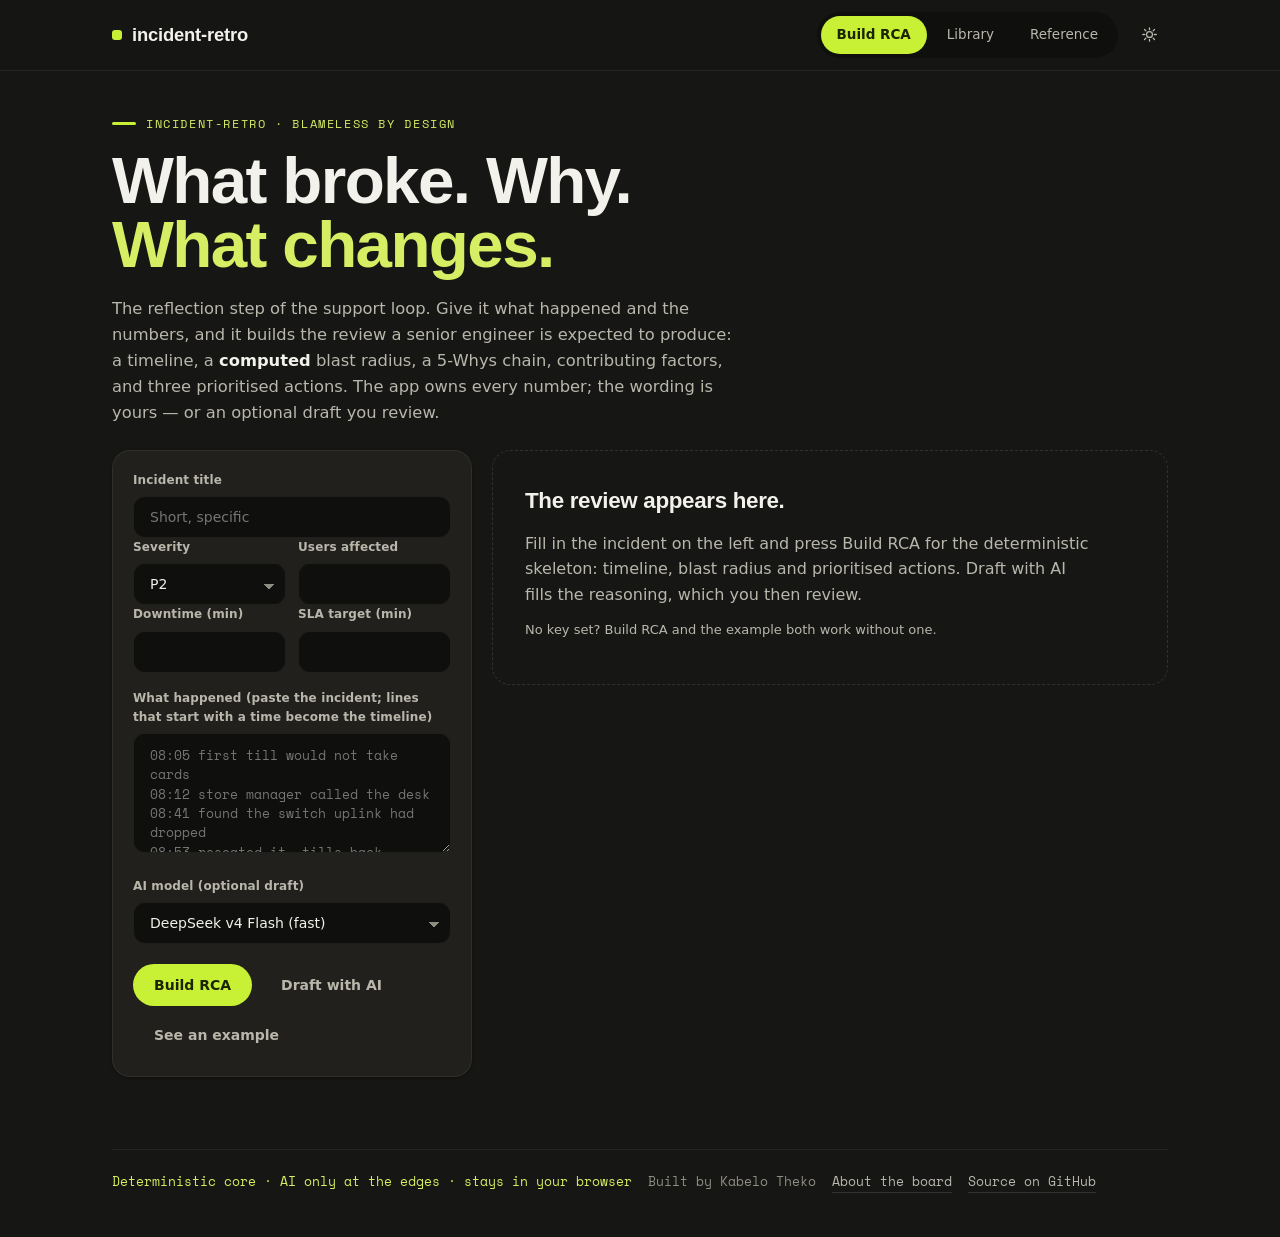
<file: docs/index.html>
<!DOCTYPE html>
<html lang="en" data-theme="board">
<head>
<meta charset="utf-8" />
<meta name="viewport" content="width=device-width, initial-scale=1" />
<title>incident-retro — what broke, why, what changes</title>
<meta name="description" content="Turn a resolved incident into a blameless post-incident review: a timeline rebuilt from your notes, a computed blast radius, a 5-Whys chain, contributing factors, and three actions ranked by effort against impact." />
<link rel="preconnect" href="https://api.fontshare.com" />
<link rel="preconnect" href="https://fonts.googleapis.com" />
<link rel="preconnect" href="https://fonts.gstatic.com" crossorigin />
<link href="https://api.fontshare.com/v2/css?f[]=cabinet-grotesk@500,700,800&f[]=supreme@400,500,700&display=swap" rel="stylesheet" />
<link href="https://fonts.googleapis.com/css2?family=Space+Mono:wght@400;700&display=swap" rel="stylesheet" />
<style>
/* ════════════════════════════════════════════════════════════════
   INCIDENT-RETRO v3 · "THE LEARNING BOARD" — what broke, why, and
   what changes. Graphite board, bone ink, one signal-lime marker
   for the lesson. The app owns every number; people own the learning.
   Themes: board (graphite, default) · daylight (paper)
   ════════════════════════════════════════════════════════════════ */
:root{
  --head:"Cabinet Grotesk","Supreme",sans-serif;
  --sans:"Supreme",system-ui,sans-serif;
  --mono:"Space Mono",ui-monospace,monospace;
  --radius:12px;--radius-lg:18px;--radius-pill:999px;
  --motion:280ms cubic-bezier(.2,0,0,1);
  --spring:cubic-bezier(.34,1.26,.5,1);
  --emph:cubic-bezier(.05,.7,.1,1);
  --page-max:1120px;
}
:root,html[data-theme="board"]{
  color-scheme:dark;
  --bg:#161614;               /* graphite board          */
  --surface:#21201C;
  --inset:#0F0F0D;
  --raised:#2A2925;
  --line:rgba(242,241,236,.12);
  --line-soft:rgba(242,241,236,.07);
  --ink:#F2F1EC;              /* 16.0:1                  */
  --soft:#B9B7AC;             /* 8.1:1 on surface        */
  --mute:#8F8D82;             /* 5.4:1 on bg             */
  --accent:#C8F135;           /* signal lime             */
  --accent-press:#D9FF57;
  --accent-text:#D6EE63;      /* 12.6:1                  */
  --accent-soft:rgba(200,241,53,.10);
  --on-accent:#1A2400;        /* 12.4:1 on lime          */
  --low:#6FD08F;   --low-bg:rgba(111,208,143,.10);
  --med:#F0C24B;   --med-bg:rgba(240,194,75,.10);
  --high:#FF8577;  --high-bg:rgba(255,133,119,.10);
  --major:#8FB8FF; --major-bg:rgba(143,184,255,.10);
  --shadow:0 1px 3px rgba(0,0,0,.4);
  --shadow-md:0 16px 36px rgba(0,0,0,.5);
  --focus:0 0 0 2px var(--bg),0 0 0 4px var(--accent);
}
html[data-theme="daylight"]{
  color-scheme:light;
  --bg:#F4F4EF;
  --surface:#FFFFFF;
  --inset:#EAEAE2;
  --raised:#FFFFFF;
  --line:rgba(29,28,24,.14);
  --line-soft:rgba(29,28,24,.08);
  --ink:#1D1C18;              /* 15.5:1                  */
  --soft:#565550;             /* 7.5:1 on card           */
  --mute:#6E6D66;
  --accent:#B7E62B;           /* lime plate              */
  --accent-press:#A6D51F;
  --accent-text:#4E6B00;      /* 5.6:1 as text           */
  --accent-soft:rgba(139,179,0,.12);
  --on-accent:#1A2400;        /* 11.1:1 on lime          */
  --low:#20713F;   --low-bg:rgba(32,113,63,.10);
  --med:#7A5600;   --med-bg:rgba(150,106,0,.12);
  --high:#A02A2A;  --high-bg:rgba(160,42,42,.09);
  --major:#2F5878; --major-bg:rgba(47,88,120,.10);
  --shadow:0 1px 2px rgba(29,28,24,.05),0 4px 14px rgba(29,28,24,.07);
  --shadow-md:0 16px 36px -12px rgba(29,28,24,.18);
  --focus:0 0 0 2px var(--bg),0 0 0 4px var(--accent-text);
}

*{box-sizing:border-box;min-width:0}
body{margin:0;background:var(--bg);color:var(--ink);font-family:var(--sans);line-height:1.6;-webkit-font-smoothing:antialiased;transition:background var(--motion);overflow-x:clip}
.wrap{max-width:var(--page-max);margin:0 auto;padding:0 clamp(16px,4vw,32px)}
a{color:inherit}

/* ── top dock ── */
.topbar{position:sticky;top:0;z-index:30;background:color-mix(in srgb,var(--bg) 92%,transparent);backdrop-filter:blur(10px);border-bottom:1px solid var(--line-soft)}
.topbar .row{max-width:var(--page-max);margin:0 auto;padding:12px clamp(16px,4vw,32px);display:flex;align-items:center;gap:12px}
.brand{flex:none;display:flex;align-items:center;gap:10px;font-family:var(--head);font-weight:800;font-size:1.15rem;letter-spacing:-.01em;white-space:nowrap}
@media (max-width:440px){.brand .btxt{display:none}}
.brand .dot{width:10px;height:10px;border-radius:3px;background:var(--accent);flex:none}
.nav{display:flex;gap:4px;margin-left:auto;align-items:center;background:var(--inset);border-radius:var(--radius-pill);padding:4px;overflow-x:auto;scrollbar-width:none;max-width:100%}
.nav::-webkit-scrollbar{display:none}
.nav a{font-family:var(--sans);font-size:13.5px;font-weight:500;color:var(--soft);text-decoration:none;padding:8px 16px;border-radius:var(--radius-pill);cursor:pointer;white-space:nowrap;transition:color var(--motion),background var(--motion)}
.nav a:hover{color:var(--ink)}
.nav a.active{background:var(--accent);color:var(--on-accent);font-weight:700}
.nav a:focus-visible{outline:none;box-shadow:var(--focus)}
.themebtn{appearance:none;background:transparent;border:none;color:var(--soft);width:38px;height:38px;border-radius:var(--radius-pill);cursor:pointer;display:inline-flex;align-items:center;justify-content:center;flex:none;transition:color var(--motion),background var(--motion)}
.themebtn:hover{color:var(--ink);background:var(--accent-soft)}
.themebtn:focus-visible{outline:none;box-shadow:var(--focus)}
.themebtn svg{width:17px;height:17px;stroke:currentColor;stroke-width:1.8;fill:none;stroke-linecap:round;stroke-linejoin:round}
.hamb{display:none}

/* ── masthead ── */
header.mast{padding:44px 0 24px}
.eyebrow{font-family:var(--mono);font-size:11.5px;letter-spacing:.14em;text-transform:uppercase;color:var(--accent-text);display:flex;align-items:center;gap:10px}
.eyebrow::before{content:"";width:24px;height:3px;background:var(--accent);border-radius:2px}
h1{font-family:var(--head);font-weight:800;font-size:clamp(2.2rem,1.4rem + 4vw,4.1rem);line-height:.98;letter-spacing:-.025em;margin:16px 0 0;max-width:17ch;text-wrap:balance}
h1 .lesson{color:var(--accent-text)}
.lede{font-size:1.02rem;color:var(--soft);margin:18px 0 0;max-width:60ch;text-wrap:pretty}
.lede b{color:var(--ink);font-weight:700}

.view{padding-bottom:72px}
.desk{display:grid;grid-template-columns:minmax(0,360px) minmax(0,1fr);gap:20px;align-items:start}
@media (max-width:920px){.desk{grid-template-columns:1fr}}
.panel{background:var(--surface);border:1px solid var(--line-soft);border-radius:var(--radius-lg);box-shadow:var(--shadow);padding:20px;position:sticky;top:74px}
@media (max-width:920px){.panel{position:static}}
label{display:block;font-size:12px;font-weight:700;margin:16px 0 6px;color:var(--soft);letter-spacing:.01em}
label:first-of-type{margin-top:0}
input,select,textarea{width:100%;font-family:var(--sans);font-size:14px;color:var(--ink);background:var(--inset);border:1px solid var(--line-soft);border-radius:12px;padding:12px 16px;transition:border-color var(--motion)}
textarea{min-height:120px;resize:vertical;line-height:1.55;font-family:var(--mono);font-size:12.5px}
input:hover,select:hover,textarea:hover{border-color:var(--line)}
input:focus,select:focus,textarea:focus{outline:none;border-color:var(--accent-text);box-shadow:0 0 0 3px var(--accent-soft)}
select{appearance:none;background-image:linear-gradient(45deg,transparent 49%,var(--mute) 50%),linear-gradient(135deg,var(--mute) 50%,transparent 51%);background-position:calc(100% - 16px) 55%,calc(100% - 11px) 55%;background-size:5px 5px;background-repeat:no-repeat;padding-right:36px;cursor:pointer}
.grid2{display:grid;grid-template-columns:1fr 1fr;gap:12px}
@media (max-width:380px){.grid2{grid-template-columns:1fr}}
.rowb{display:flex;gap:8px;margin-top:20px;flex-wrap:wrap}
button.btn{font-family:var(--sans);font-size:14px;font-weight:700;border-radius:var(--radius-pill);padding:12px 20px;cursor:pointer;border:1px solid transparent;transition:background var(--motion),border-color var(--motion),color var(--motion),transform 130ms var(--spring)}
button.btn:hover{transform:translateY(-1px)}
button.btn:active{transform:scale(.97)}
button.btn:focus-visible{outline:none;box-shadow:var(--focus)}
.btn-primary{background:var(--accent);color:var(--on-accent)}
.btn-primary:hover{background:var(--accent-press)}
.btn-ghost{background:transparent;color:var(--soft);border:1px solid var(--line)}
.btn-ghost:hover{border-color:var(--accent-text);color:var(--ink)}

.out{min-height:360px}
.empty{border:1.5px dashed var(--line);border-radius:var(--radius-lg);padding:32px;background:transparent}
.empty h3{font-family:var(--head);font-weight:800;font-size:1.4rem;letter-spacing:-.015em;margin:0 0 12px}
.empty p{color:var(--soft);margin:0 0 12px;max-width:56ch}
.note{color:var(--mute);font-size:13px}

/* ── the board document ── */
.doc{background:var(--surface);border:1px solid var(--line-soft);border-radius:var(--radius-lg);box-shadow:var(--shadow-md);padding:28px clamp(16px,3.5vw,36px)}
.doc .dlbl{font-family:var(--mono);font-size:11px;letter-spacing:.16em;text-transform:uppercase;color:var(--accent-text)}
.doc h2{font-family:var(--head);font-weight:800;font-size:clamp(1.5rem,1.2rem + 1.6vw,2.2rem);line-height:1.05;margin:12px 0 0;letter-spacing:-.02em;overflow-wrap:anywhere}
.docmeta{display:flex;gap:12px;align-items:center;flex-wrap:wrap;margin-top:16px}
.sev{font-family:var(--mono);font-size:11px;letter-spacing:.05em;text-transform:uppercase;padding:4px 12px;border-radius:var(--radius-pill)}
.sev.p1{color:var(--high);background:var(--high-bg)}
.sev.p2{color:var(--med);background:var(--med-bg)}
.sev.p3{color:var(--low);background:var(--low-bg)}
.stamp{font-family:var(--mono);font-size:11px;color:var(--mute)}
h3.sec{font-family:var(--head);font-weight:700;font-size:13px;letter-spacing:.1em;text-transform:uppercase;color:var(--mute);margin:32px 0 16px;display:flex;align-items:center;gap:12px}
h3.sec::after{content:"";flex:1;height:1px;background:var(--line-soft)}

/* scoreboard */
.metrics{display:grid;grid-template-columns:repeat(4,minmax(0,1fr));gap:12px}
@media (max-width:600px){.metrics{grid-template-columns:repeat(2,minmax(0,1fr))}}
.metric{background:var(--inset);border-radius:var(--radius);padding:16px}
.metric .mv{font-family:var(--head);font-weight:800;font-size:clamp(1.6rem,1.2rem + 1.6vw,2.2rem);line-height:1;color:var(--ink);letter-spacing:-.02em}
.metric .mk{font-size:11.5px;color:var(--mute);margin-top:8px;line-height:1.4}
.metric.breach{background:var(--high-bg);box-shadow:inset 0 0 0 1px var(--high)}
.metric.breach .mv{color:var(--high)}
.metric.okmargin{background:var(--low-bg);box-shadow:inset 0 0 0 1px var(--low)}
.metric.okmargin .mv{color:var(--low)}
.truth{font-size:13px;color:var(--mute);margin-top:12px;border-left:3px solid var(--accent);padding-left:12px}

.tl{list-style:none;margin:0;padding:0}
.tl li{display:flex;gap:16px;padding:12px 0;border-bottom:1px solid var(--line-soft);font-size:14px;align-items:baseline}
.tl li:last-child{border-bottom:0}
.tl .tt{font-family:var(--mono);font-size:12.5px;font-weight:700;color:var(--accent-text);flex:0 0 56px}
.tl .gap{color:var(--med);font-family:var(--mono);font-size:11.5px;background:var(--med-bg);border-radius:var(--radius-pill);padding:4px 16px;margin:4px 0;overflow-wrap:anywhere}

.whyrow{display:flex;gap:12px;align-items:center;margin-bottom:8px}
.whyrow .wn{font-family:var(--mono);font-size:11px;font-weight:700;color:var(--accent-text);flex:0 0 56px}
.factors{display:grid;grid-template-columns:1fr 1fr;gap:12px}
@media (max-width:600px){.factors{grid-template-columns:1fr}}
.fbucket .fh{font-family:var(--head);font-weight:700;font-size:12px;letter-spacing:.06em;text-transform:uppercase;color:var(--soft);margin-bottom:6px}
.fbucket textarea{min-height:64px}

.rem{border:1px solid var(--line-soft);border-radius:var(--radius);padding:16px;margin-bottom:12px;background:var(--inset)}
.rem .ra{display:flex;gap:8px;align-items:center}
.rem .ra input{flex:1;background:var(--surface)}
.rem .rsel{display:flex;gap:8px;margin-top:12px;align-items:center;flex-wrap:wrap;font-size:12.5px;color:var(--soft)}
.rem .rsel select{width:auto;font-family:var(--mono);font-size:12px;padding:8px 32px 8px 12px;background-color:var(--surface)}
.prio{font-family:var(--mono);font-size:11px;letter-spacing:.04em;padding:4px 12px;border-radius:var(--radius-pill);margin-left:auto;white-space:nowrap}
@media (max-width:480px){.prio{margin-left:0;width:100%;text-align:center}}
.prio.quickwin{color:var(--on-accent);background:var(--accent)}
.prio.major{color:var(--major);background:var(--major-bg);box-shadow:inset 0 0 0 1px var(--major)}
.prio.planned{color:var(--med);background:var(--med-bg)}
.prio.fillin{color:var(--soft);background:var(--inset);box-shadow:inset 0 0 0 1px var(--line)}
.prio.reconsider{color:var(--high);background:var(--high-bg);box-shadow:inset 0 0 0 1px var(--high)}

#execsum{min-height:96px;font-family:var(--sans);font-size:14.5px}
.receipt{font-family:var(--mono);font-size:10.5px;color:var(--mute);margin-top:16px;border-top:1px dashed var(--line);padding-top:12px;line-height:1.6;overflow-wrap:anywhere}
.docbar{display:flex;gap:8px;margin-top:22px;flex-wrap:wrap}

.libitem{background:var(--surface);border:1px solid var(--line-soft);border-radius:var(--radius-lg);box-shadow:var(--shadow);padding:20px;margin-bottom:12px;transition:transform 130ms var(--spring),border-color var(--motion)}
.libitem:hover{transform:translateY(-2px);border-color:var(--line)}
.libitem .lt{font-family:var(--head);font-weight:800;font-size:1.15rem;letter-spacing:-.015em;overflow-wrap:anywhere}
.libitem .lm{font-family:var(--mono);font-size:11px;color:var(--mute);margin-top:6px}
.libitem .lb{display:flex;gap:8px;margin-top:12px;flex-wrap:wrap}
.ref h2{font-family:var(--head);font-weight:800;font-size:1.4rem;letter-spacing:-.02em;margin:32px 0 12px}
.ref h2:first-child{margin-top:0}
.ref p{color:var(--soft);max-width:64ch;line-height:1.7}
.ref b{color:var(--ink);font-weight:700}

.enter{opacity:0;transform:translateY(10px);animation:rise 400ms var(--emph) forwards}
@keyframes rise{to{opacity:1;transform:none}}
@media (max-width:560px){
  input,select,textarea{font-size:16px}          /* prevent iOS focus zoom */
  .rem .rsel select{font-size:14px}
  header.mast{padding:32px 0 20px}
}
@media (prefers-reduced-motion:reduce){
  *,*::before,*::after{animation-duration:.01ms !important;transition-duration:.01ms !important}
  .enter{animation:none;opacity:1;transform:none}
}
@media print{ .topbar,.mast,.panel,footer,.docbar{display:none!important} .desk{grid-template-columns:1fr} .doc{border:0;box-shadow:none;padding:0} body{background:#fff;color:#111} }
footer{border-top:1px solid var(--line-soft);padding:22px 0 44px;color:var(--mute);font-size:12.5px;display:flex;gap:16px;flex-wrap:wrap;font-family:var(--mono)}
footer a{color:var(--soft);text-decoration:none;border-bottom:1px solid var(--line)}
footer a:hover{color:var(--ink)}
footer a:focus-visible{outline:none;box-shadow:var(--focus)}
</style>
</head>
<body>
<div class="topbar">
  <div class="row">
    <div class="brand"><span class="dot"></span><span class="btxt">incident-retro</span></div>
    <button class="hamb" id="hamb" aria-label="Menu" hidden><span></span><span></span><span></span></button>
    <nav class="nav" id="nav">
      <a data-view="build" class="active">Build RCA</a>
      <a data-view="library">Library</a>
      <a data-view="reference">Reference</a>
    </nav>
    <button class="themebtn" id="themebtn" aria-pressed="false" aria-label="Switch to daylight theme">
      <svg viewBox="0 0 24 24" aria-hidden="true"><circle cx="12" cy="12" r="4.2"/><path d="M12 2.5v2.7M12 18.8v2.7M2.5 12h2.7M18.8 12h2.7M5 5l1.9 1.9M17.1 17.1 19 19M19 5l-1.9 1.9M6.9 17.1 5 19"/></svg>
    </button>
  </div>
</div>
<div class="wrap">
  <header class="mast">
    <div class="eyebrow">incident-retro · blameless by design</div>
    <h1>What broke. Why. <span class="lesson">What changes.</span></h1>
    <p class="lede">The reflection step of the support loop. Give it what happened and the numbers, and it builds the review a senior engineer is expected to produce: a timeline, a <b>computed</b> blast radius, a 5-Whys chain, contributing factors, and three prioritised actions. The app owns every number; the wording is yours — or an optional draft you review.</p>
  </header>
  <main id="main"></main>
  <footer>
    <span style="color:var(--accent-text)">Deterministic core · AI only at the edges · stays in your browser</span>
    <span>Built by Kabelo Theko</span>
    <a href="landing.html">About the board</a>
    <a href="https://github.com/Kabelo-Theko/incident-retro" target="_blank" rel="noopener noreferrer">Source on GitHub</a>
  </footer>
</div>

<script>
(function(){
  try{var s=localStorage.getItem("ir-theme");if(s==="daylight"||s==="board")document.documentElement.dataset.theme=s;}catch(e){}
  var b=document.getElementById("themebtn");
  function apply(t){
    document.documentElement.dataset.theme=t;
    var day=t==="daylight";
    b.setAttribute("aria-pressed",String(day));
    b.setAttribute("aria-label",day?"Switch to board (dark) theme":"Switch to daylight theme");
    b.innerHTML=day
      ?'<svg viewBox="0 0 24 24" aria-hidden="true"><path d="M20 14.5A8.5 8.5 0 0 1 9.5 4 8.5 8.5 0 1 0 20 14.5z" stroke="currentColor" stroke-width="1.8" fill="none" stroke-linecap="round" stroke-linejoin="round"/></svg>'
      :'<svg viewBox="0 0 24 24" aria-hidden="true"><circle cx="12" cy="12" r="4.2" stroke="currentColor" stroke-width="1.8" fill="none"/><path stroke="currentColor" stroke-width="1.8" stroke-linecap="round" d="M12 2.5v2.7M12 18.8v2.7M2.5 12h2.7M18.8 12h2.7M5 5l1.9 1.9M17.1 17.1 19 19M19 5l-1.9 1.9M6.9 17.1 5 19"/></svg>';
    try{localStorage.setItem("ir-theme",t);}catch(e){}
  }
  b.addEventListener("click",function(){apply(document.documentElement.dataset.theme==="daylight"?"board":"daylight");});
  if(document.documentElement.dataset.theme==="daylight")apply("daylight");
})();
</script>
<script>
const $=s=>document.querySelector(s);
const main=$("#main");
const esc=s=>String(s).replace(/[&<>"]/g,c=>({"&":"&amp;","<":"&lt;",">":"&gt;","\"":"&quot;"}[c]));
const LIBKEY="ir_rcas";
const lsList=()=>{try{return JSON.parse(localStorage.getItem(LIBKEY)||"[]");}catch(e){return [];}};
const lsAdd=a=>{const all=lsList();all.unshift(a);localStorage.setItem(LIBKEY,JSON.stringify(all.slice(0,40)));};
const lsDel=id=>localStorage.setItem(LIBKEY,JSON.stringify(lsList().filter(x=>x.id!==id)));

const state={view:"build",rca:null,libCache:[]};

/* ---------- deterministic engine ---------- */
function parseTimeline(text){
  const events=[]; (text||"").split(/\n/).forEach(line=>{
    const m=line.match(/^\s*(\d{1,2})[:hH](\d{2})\b\s*(.*)$/);
    if(m){ const min=(+m[1])*60+(+m[2]); events.push({min,t:`${String(m[1]).padStart(2,"0")}:${m[2]}`,label:m[3].trim()||"(no detail)"}); }
  });
  events.sort((a,b)=>a.min-b.min);
  const rows=[]; for(let i=0;i<events.length;i++){ rows.push({type:"ev",...events[i]});
    if(i<events.length-1){ const gap=events[i+1].min-events[i].min; if(gap>=15) rows.push({type:"gap",label:`${gap} minute gap with no recorded action`}); } }
  return rows;
}
function blast(users,downtime,sla){
  users=+users||0; downtime=+downtime||0; sla=+sla||0;
  const userMin=users*downtime;
  let slaState=null;
  if(sla>0){ slaState = downtime>sla ? {breached:true,by:downtime-sla} : {breached:false,margin:sla-downtime}; }
  return {users,downtime,userMin,sla,slaState};
}
const E={S:1,M:2,L:3}, I={Low:1,Medium:2,High:3};
function priority(effort,impact){
  const e=E[effort]||2, i=I[impact]||2;
  if(i>=3&&e<=2) return {cls:"quickwin",label:"Quick win"};
  if(i>=3&&e===3) return {cls:"major",label:"Major project"};
  if(i===2) return {cls:"planned",label:"Planned"};
  if(i<=1&&e<=1) return {cls:"fillin",label:"Fill-in"};
  return {cls:"reconsider",label:"Reconsider"};
}
const rank=r=>(I[r.impact]||2)*10-(E[r.effort]||2);
function factsString(b){
  const parts=[`Users affected: ${b.users}`,`Downtime: ${b.downtime} min`,`User-minutes lost: ${b.userMin}`];
  if(b.slaState){ parts.push(b.slaState.breached?`SLA target ${b.sla} min, breached by ${b.slaState.by} min`:`SLA target ${b.sla} min, met with ${b.slaState.margin} min to spare`); }
  return parts.join("; ");
}
function templateExec(rca,b){
  const sla=b.slaState? (b.slaState.breached?` The ${b.sla} minute SLA was breached by ${b.slaState.by} minutes.`:` The ${b.sla} minute SLA was met, with ${b.slaState.margin} minutes to spare.`):"";
  return `${rca.title||"This incident"} (${rca.severity}) affected ${b.users} users for ${b.downtime} minutes, a loss of ${b.userMin} user-minutes.${sla} The contributing factors and three prioritised actions below are intended to stop a repeat. This is a blameless review: it looks at systems and process, not individuals.`;
}

/* ---------- example ---------- */
const SAMPLE={title:"Sandton POS offline at open",severity:"P1",users:6,downtime:48,sla:30,
  description:"08:05 First till at Sandton would not take card payments\n08:12 Store manager called the service desk\n08:20 Confirmed all six tills affected, cash only\n08:41 Found the store switch uplink had dropped after an overnight power dip\n08:53 Reseated the uplink, tills back online\n08:58 Confirmed card payments working on all tills",
  whys:["Card payments failed on all tills at open","The tills could not reach the payment gateway","The store network had no route out","The switch uplink had dropped","An overnight power dip reset the switch and the uplink did not renegotiate"],
  factors:{technical:"Switch uplink did not auto-recover after the power dip",process:"No morning pre-open network check at the store",human:"",external:"Overnight power dip on the grid"},
  remediations:[{action:"Add a 5 minute pre-open network check to the store opening routine",effort:"S",impact:"High"},{action:"Put the store switch on a small UPS so a brief dip does not reset it",effort:"M",impact:"High"},{action:"Alert the service desk automatically when a store gateway goes unreachable",effort:"L",impact:"Medium"}],
  exec:"",_meta:{model:"DeepSeek v4 Flash",task:"illustrative example",ts:"2026-06-22T09:10:00.000Z"}};

/* ---------- nav ---------- */
function setView(v){state.view=v;document.querySelectorAll(".nav a").forEach(a=>a.classList.toggle("active",a.dataset.view===v));$("#nav").classList.remove("open");render();}
$("#hamb").addEventListener("click",()=>$("#nav").classList.toggle("open"));
document.querySelectorAll(".nav a").forEach(a=>a.addEventListener("click",()=>setView(a.dataset.view)));

/* ---------- build view ---------- */
function buildView(){
  main.innerHTML=`<div class="view enter"><div class="desk">
    <section class="panel">
      <label for="title">Incident title</label>
      <input id="title" placeholder="Short, specific" value="${esc(state.draft?.title||"")}" />
      <div class="grid2">
        <div><label for="sev">Severity</label><select id="sev"><option ${sevSel("P1")}>P1</option><option ${sevSel("P2")}>P2</option><option ${sevSel("P3")}>P3</option></select></div>
        <div><label for="users">Users affected</label><input id="users" type="number" min="0" value="${esc(state.draft?.users??"")}" /></div>
      </div>
      <div class="grid2">
        <div><label for="downtime">Downtime (min)</label><input id="downtime" type="number" min="0" value="${esc(state.draft?.downtime??"")}" /></div>
        <div><label for="sla">SLA target (min)</label><input id="sla" type="number" min="0" value="${esc(state.draft?.sla??"")}" /></div>
      </div>
      <label for="desc">What happened (paste the incident; lines that start with a time become the timeline)</label>
      <textarea id="desc" placeholder="08:05 first till would not take cards&#10;08:12 store manager called the desk&#10;08:41 found the switch uplink had dropped&#10;08:53 reseated it, tills back online">${esc(state.draft?.description||"")}</textarea>
      <label for="aimodel">AI model (optional draft)</label>
      <select id="aimodel"><option value="flash">DeepSeek v4 Flash (fast)</option><option value="pro">DeepSeek v4 Pro (best reasoning)</option><option value="minimax">MiniMax M3</option></select>
      <div class="rowb"><button class="btn btn-primary" id="build">Build RCA</button><button class="btn btn-ghost" id="ai">Draft with AI</button><button class="btn btn-ghost" id="ex">See an example</button></div>
    </section>
    <section class="out" id="out">${state.rca?docHTML(state.rca):emptyBuild()}</section>
  </div></div>`;
  if(state.rca) wireDoc();
  $("#build").addEventListener("click",()=>{captureDraft();doBuild();});
  $("#ai").addEventListener("click",()=>{captureDraft();doAI();});
  $("#ex").addEventListener("click",()=>{state.rca=JSON.parse(JSON.stringify(SAMPLE));computeInto(state.rca);$("#out").innerHTML=docHTML(state.rca);wireDoc();});
}
const sevSel=v=>(state.draft?.severity||"P2")===v?"selected":"";
function emptyBuild(){return `<div class="empty enter"><h3>The review appears here.</h3><p>Fill in the incident on the left and press Build RCA for the deterministic skeleton: timeline, blast radius and prioritised actions. Draft with AI fills the reasoning, which you then review.</p><p class="note">No key set? Build RCA and the example both work without one.</p></div>`;}
function captureDraft(){ state.draft={title:$("#title").value,severity:$("#sev").value,users:$("#users").value,downtime:$("#downtime").value,sla:$("#sla").value,description:$("#desc").value}; }

function computeInto(rca){
  rca.timeline=parseTimeline(rca.description);
  rca.blastData=blast(rca.users,rca.downtime,rca.sla);
  if(!rca.exec) rca.exec=templateExec(rca,rca.blastData);
}
function doBuild(){
  const d=state.draft;
  state.rca={title:d.title,severity:d.severity,users:d.users,downtime:d.downtime,sla:d.sla,description:d.description,
    whys:["","","","",""],factors:{technical:"",process:"",human:"",external:""},
    remediations:[{action:"",effort:"M",impact:"Medium"},{action:"",effort:"M",impact:"Medium"},{action:"",effort:"M",impact:"Medium"}],exec:"",_meta:null};
  computeInto(state.rca);
  $("#out").innerHTML=docHTML(state.rca); wireDoc();
}
async function doAI(){
  const d=state.draft; const out=$("#out");
  if(!(d.description||"").trim()){ out.innerHTML=`<div class="empty"><h3>Add the incident first.</h3><p>Paste what happened on the left, then Draft with AI.</p></div>`; return; }
  // deterministic numbers first, always
  const base={title:d.title,severity:d.severity,users:d.users,downtime:d.downtime,sla:d.sla,description:d.description,
    whys:["","","","",""],factors:{technical:"",process:"",human:"",external:""},
    remediations:[{action:"",effort:"M",impact:"Medium"},{action:"",effort:"M",impact:"Medium"},{action:"",effort:"M",impact:"Medium"}],exec:"",_meta:null};
  computeInto(base);
  out.innerHTML=`<div class="empty"><h3>Drafting the reasoning…</h3><p class="note">Building the 5-Whys, contributing factors and remediations from the incident.</p></div>`;
  const label=($("#aimodel")&&$("#aimodel").options[$("#aimodel").selectedIndex].text.replace(/\s*\(.*\)\s*/,"").trim())||"AI";
  try{
    const r=await fetch("/api/ai",{method:"POST",headers:{"Content-Type":"application/json"},body:JSON.stringify({incident:d.description.slice(0,3500),facts:factsString(base.blastData),model:($("#aimodel")?.value||"flash")})});
    if(!r.ok) throw 0; const j=await r.json();
    base.whys=(j.whys&&j.whys.length?j.whys:base.whys).concat(["","","","",""]).slice(0,5);
    base.factors={technical:(j.factors?.technical||[]).join("\n"),process:(j.factors?.process||[]).join("\n"),human:(j.factors?.human||[]).join("\n"),external:(j.factors?.external||[]).join("\n")};
    if(Array.isArray(j.remediations)&&j.remediations.length){ base.remediations=j.remediations.slice(0,3).map(x=>({action:x.action||"",effort:["S","M","L"].includes(x.effort)?x.effort:"M",impact:["Low","Medium","High"].includes(x.impact)?x.impact:"Medium"})); while(base.remediations.length<3) base.remediations.push({action:"",effort:"M",impact:"Medium"}); }
    if(j.exec_summary) base.exec=j.exec_summary;
    base._meta={model:label,task:"rca",ts:new Date().toISOString()};
    state.rca=base; out.innerHTML=docHTML(base); wireDoc();
  }catch(e){
    state.rca=base; out.innerHTML=docHTML(base); wireDoc();
    const w=$("#aiwarn"); if(w) w.textContent="AI draft needs NVIDIA_API_KEY on the deploy. The deterministic skeleton above is ready to fill in by hand.";
  }
}

/* ---------- document render ---------- */
function metricsHTML(b){
  let sla="";
  if(b.slaState){ sla = b.slaState.breached
    ? `<div class="metric breach"><div class="mv">+${b.slaState.by}</div><div class="mk">min over SLA (${b.sla})</div></div>`
    : `<div class="metric okmargin"><div class="mv">${b.slaState.margin}</div><div class="mk">min under SLA (${b.sla})</div></div>`; }
  else { sla=`<div class="metric"><div class="mv">n/a</div><div class="mk">no SLA target set</div></div>`; }
  return `<div class="metrics">
    <div class="metric"><div class="mv">${b.users}</div><div class="mk">users affected</div></div>
    <div class="metric"><div class="mv">${b.downtime}</div><div class="mk">minutes down</div></div>
    <div class="metric"><div class="mv">${b.userMin}</div><div class="mk">user-minutes lost</div></div>
    ${sla}
  </div><p class="truth">Computed from your inputs, not generated. Change the numbers on the left and rebuild to update.</p>`;
}
function timelineHTML(rows){
  if(!rows.length) return `<p class="note">No timestamped lines found. Add lines like "08:05 first till offline" to build a timeline.</p>`;
  return `<ul class="tl">${rows.map(r=>r.type==="gap"?`<li><span class="tt"></span><span class="gap">${esc(r.label)}</span></li>`:`<li><span class="tt">${esc(r.t)}</span><span>${esc(r.label)}</span></li>`).join("")}</ul>`;
}
function docHTML(rca){
  const b=rca.blastData;
  const sev=(rca.severity||"P2").toLowerCase();
  const whys=rca.whys.map((w,i)=>`<div class="whyrow"><span class="wn">Why ${i+1}</span><input class="why" data-i="${i}" value="${esc(w)}" placeholder="${i===0?"Why did the incident happen?":"Why was that the case?"}" /></div>`).join("");
  const buckets=[["technical","Technical"],["process","Process"],["human","Human / training"],["external","External"]];
  const factors=buckets.map(([k,lbl])=>`<div class="fbucket"><div class="fh">${lbl}</div><textarea class="factor" data-b="${k}" placeholder="One per line">${esc(rca.factors[k]||"")}</textarea></div>`).join("");
  const rems=rca.remediations.map((r,i)=>{const p=priority(r.effort,r.impact);return `<div class="rem" data-i="${i}"><div class="ra"><input class="raction" data-i="${i}" value="${esc(r.action)}" placeholder="Remediation action ${i+1}" /></div><div class="rsel">Effort <select class="reffort" data-i="${i}">${["S","M","L"].map(o=>`<option ${r.effort===o?"selected":""}>${o}</option>`).join("")}</select> Impact <select class="rimpact" data-i="${i}">${["Low","Medium","High"].map(o=>`<option ${r.impact===o?"selected":""}>${o}</option>`).join("")}</select><span class="prio ${p.cls}" data-i="${i}">${p.label}</span></div></div>`;}).join("");
  return `<div class="doc enter">
    <div class="dlbl">Post-incident review</div>
    <h2>${esc(rca.title||"Untitled incident")}</h2>
    <div class="docmeta"><span class="sev ${sev}">${esc(rca.severity||"P2")}</span><span class="stamp">Generated ${new Date().toLocaleString("en-GB")}</span></div>
    <h3 class="sec">Blast radius</h3>
    ${metricsHTML(b)}
    <h3 class="sec">Timeline</h3>
    ${timelineHTML(rca.timeline)}
    <h3 class="sec">5-Whys</h3>
    ${whys}
    <h3 class="sec">Contributing factors</h3>
    <div class="factors">${factors}</div>
    <h3 class="sec">Remediations (effort vs impact)</h3>
    ${rems}
    <h3 class="sec">Executive summary</h3>
    <textarea id="execsum" placeholder="Plain-English summary for a non-technical reader">${esc(rca.exec||"")}</textarea>
    ${rca._meta?`<div class="receipt">Reasoning receipt: model ${esc(rca._meta.model)} · task ${esc(rca._meta.task)}${rca._meta.ts?` · ${new Date(rca._meta.ts).toLocaleString("en-GB")}`:""}. AI drafted the wording; the numbers above are computed by the app. Review before circulating.</div>`:``}
    <p class="note" id="aiwarn" style="margin-top:10px"></p>
    <div class="docbar">
      <button class="btn btn-primary" id="copymd">Copy Markdown</button>
      <button class="btn btn-ghost" id="dlmd">Download .md</button>
      <button class="btn btn-ghost" id="savelib">Save to library</button>
      <button class="btn btn-ghost" id="printrca">Print</button>
    </div>
  </div>`;
}
function wireDoc(){
  document.querySelectorAll(".why").forEach(el=>el.addEventListener("input",()=>{state.rca.whys[+el.dataset.i]=el.value;}));
  document.querySelectorAll(".factor").forEach(el=>el.addEventListener("input",()=>{state.rca.factors[el.dataset.b]=el.value;}));
  document.querySelectorAll(".raction").forEach(el=>el.addEventListener("input",()=>{state.rca.remediations[+el.dataset.i].action=el.value;}));
  const repr=i=>{const r=state.rca.remediations[i];const p=priority(r.effort,r.impact);const chip=document.querySelector(`.prio[data-i="${i}"]`);if(chip){chip.className="prio "+p.cls;chip.textContent=p.label;}};
  document.querySelectorAll(".reffort").forEach(el=>el.addEventListener("change",()=>{state.rca.remediations[+el.dataset.i].effort=el.value;repr(+el.dataset.i);}));
  document.querySelectorAll(".rimpact").forEach(el=>el.addEventListener("change",()=>{state.rca.remediations[+el.dataset.i].impact=el.value;repr(+el.dataset.i);}));
  const ex=$("#execsum"); if(ex) ex.addEventListener("input",()=>{state.rca.exec=ex.value;});
  const cp=$("#copymd"); if(cp) cp.addEventListener("click",async()=>{await navigator.clipboard.writeText(markdown(state.rca));cp.textContent="Copied";setTimeout(()=>cp.textContent="Copy Markdown",1400);});
  const dl=$("#dlmd"); if(dl) dl.addEventListener("click",()=>{const blob=new Blob([markdown(state.rca)],{type:"text/markdown"});const a=document.createElement("a");a.href=URL.createObjectURL(blob);a.download=(state.rca.title||"rca").toLowerCase().replace(/[^a-z0-9]+/g,"-").slice(0,50)+"-rca.md";a.click();URL.revokeObjectURL(a.href);});
  const pr=$("#printrca"); if(pr) pr.addEventListener("click",()=>window.print());
  const sv=$("#savelib"); if(sv) sv.addEventListener("click",()=>{const rec={...state.rca,id:"IR-"+Date.now(),created_at:new Date().toISOString()};lsAdd(rec);sv.textContent="Saved to library";setTimeout(()=>sv.textContent="Save to library",1400);});
}
function markdown(rca){
  const b=rca.blastData||blast(rca.users,rca.downtime,rca.sla);
  const L=[];
  L.push(`# Post-incident review: ${rca.title||"Untitled"}`);
  L.push(`\n**Severity:** ${rca.severity}  |  **Generated:** ${new Date().toLocaleString("en-GB")}`);
  L.push(`\n## Blast radius (computed)`);
  L.push(`- Users affected: ${b.users}`);
  L.push(`- Downtime: ${b.downtime} min`);
  L.push(`- User-minutes lost: ${b.userMin}`);
  if(b.slaState) L.push(`- SLA: target ${b.sla} min, ${b.slaState.breached?`breached by ${b.slaState.by} min`:`met with ${b.slaState.margin} min to spare`}`);
  if(rca.timeline&&rca.timeline.length){ L.push(`\n## Timeline`); rca.timeline.forEach(r=>L.push(r.type==="gap"?`- (${r.label})`:`- ${r.t} ${r.label}`)); }
  const whys=rca.whys.filter(w=>w&&w.trim()); if(whys.length){ L.push(`\n## 5-Whys`); whys.forEach((w,i)=>L.push(`${i+1}. ${w}`)); }
  const fb=[["technical","Technical"],["process","Process"],["human","Human / training"],["external","External"]].filter(([k])=>(rca.factors[k]||"").trim());
  if(fb.length){ L.push(`\n## Contributing factors`); fb.forEach(([k,lbl])=>{L.push(`\n**${lbl}**`);(rca.factors[k]||"").split(/\n/).filter(x=>x.trim()).forEach(x=>L.push(`- ${x.trim()}`));}); }
  const rems=rca.remediations.filter(r=>r.action&&r.action.trim());
  if(rems.length){ L.push(`\n## Remediations`); rems.slice().sort((a,c)=>rank(c)-rank(a)).forEach(r=>{const p=priority(r.effort,r.impact);L.push(`- [${p.label}] ${r.action} (effort ${r.effort}, impact ${r.impact})`);}); }
  if((rca.exec||"").trim()){ L.push(`\n## Executive summary`); L.push(rca.exec.trim()); }
  return L.join("\n")+"\n";
}

/* ---------- library + reference ---------- */
function libraryView(){
  const items=lsList(); state.libCache=items;
  if(!items.length){ main.innerHTML=`<div class="view enter"><div class="empty"><h3>No saved reviews yet.</h3><p>Build an RCA and press Save to library. Reviews are stored in this browser.</p></div></div>`; return; }
  const find=id=>state.libCache.find(x=>x.id===id);
  main.innerHTML=`<div class="view enter">`+items.map(a=>`<div class="libitem" data-id="${esc(a.id)}"><div class="lt">${esc(a.title||"Untitled")} <span class="sev ${(a.severity||"p2").toLowerCase()}" style="margin-left:6px">${esc(a.severity||"P2")}</span></div><div class="lm">${a.users||0} users · ${a.downtime||0} min · saved ${new Date(a.created_at||Date.now()).toLocaleDateString("en-GB",{day:"2-digit",month:"short",year:"numeric"})}</div><div class="lb"><button class="btn btn-ghost open" data-id="${esc(a.id)}">Open</button><button class="btn btn-ghost copy" data-id="${esc(a.id)}">Copy Markdown</button><button class="btn btn-ghost del" data-id="${esc(a.id)}">Delete</button></div></div>`).join("")+`</div>`;
  main.querySelectorAll(".open").forEach(b=>b.addEventListener("click",()=>{const a=find(b.dataset.id);state.rca=JSON.parse(JSON.stringify(a));computeInto(state.rca);state.draft={title:a.title,severity:a.severity,users:a.users,downtime:a.downtime,sla:a.sla,description:a.description};setView("build");}));
  main.querySelectorAll(".copy").forEach(b=>b.addEventListener("click",async()=>{await navigator.clipboard.writeText(markdown(find(b.dataset.id)));b.textContent="Copied";setTimeout(()=>b.textContent="Copy Markdown",1400);}));
  main.querySelectorAll(".del").forEach(b=>b.addEventListener("click",()=>{lsDel(b.dataset.id);render();}));
}
function referenceView(){
  main.innerHTML=`<div class="view ref enter">
    <h2>What this produces</h2>
    <p>A blameless post-incident review: a <b>timeline</b> rebuilt from your notes, a <b>computed blast radius</b>, a <b>5-Whys</b> chain, contributing factors split into technical, process, human and external, and three <b>remediations</b> scored by effort against impact. It is the artefact a senior support engineer runs after a major incident, and the same shape a business analyst produces on an impact-analysis ticket.</p>
    <h2>The numbers are computed, not generated</h2>
    <p>Blast radius and SLA status come straight from the figures you enter: users affected times downtime gives user-minutes lost, and downtime against the SLA target gives the breach or the margin. The AI never touches a number. That is the line that lets you defend the output: every figure traces back to an input.</p>
    <h2>How the AI is used</h2>
    <p>The model is optional and only drafts wording: the 5-Whys, the factor lists and the executive summary, fed the incident text and the computed facts so it cannot invent figures. Every draft carries a reasoning receipt and is yours to edit before it goes anywhere. With no key set, Build RCA and the example still work.</p>
    <h2>Effort vs impact</h2>
    <p>Each remediation is tagged: high impact with low effort is a <b>Quick win</b>, high impact with high effort is a <b>Major project</b>, low impact with low effort is a <b>Fill-in</b>. The Markdown export orders them so the quick wins sit at the top.</p>
    <h2>Where it fits</h2>
    <p>It is the reflection step after a ticket is closed in ticket-triage and written up in resolve-notes. Where resolve-notes captures the fix, incident-retro captures why it happened and what to change so it does not happen again.</p>
  </div>`;
}

function render(){ if(state.view==="build")buildView(); else if(state.view==="library")libraryView(); else referenceView(); }
(function initFromURL(){try{const p=new URLSearchParams(location.search);const t=p.get("title"),u=p.get("users"),d=p.get("downtime"),s=p.get("sla"),desc=p.get("incident")||p.get("symptom");if(t||u||d||s||desc){state.draft={title:t||"",severity:p.get("severity")||"P2",users:u||"",downtime:d||"",sla:s||"",description:desc||""};}const v=p.get("view");if(v&&["build","library","reference"].includes(v))state.view=v;}catch(e){}})();
document.querySelectorAll(".nav a").forEach(a=>a.classList.toggle("active",a.dataset.view===state.view));
render();
</script>
</body>
</html>
</file>
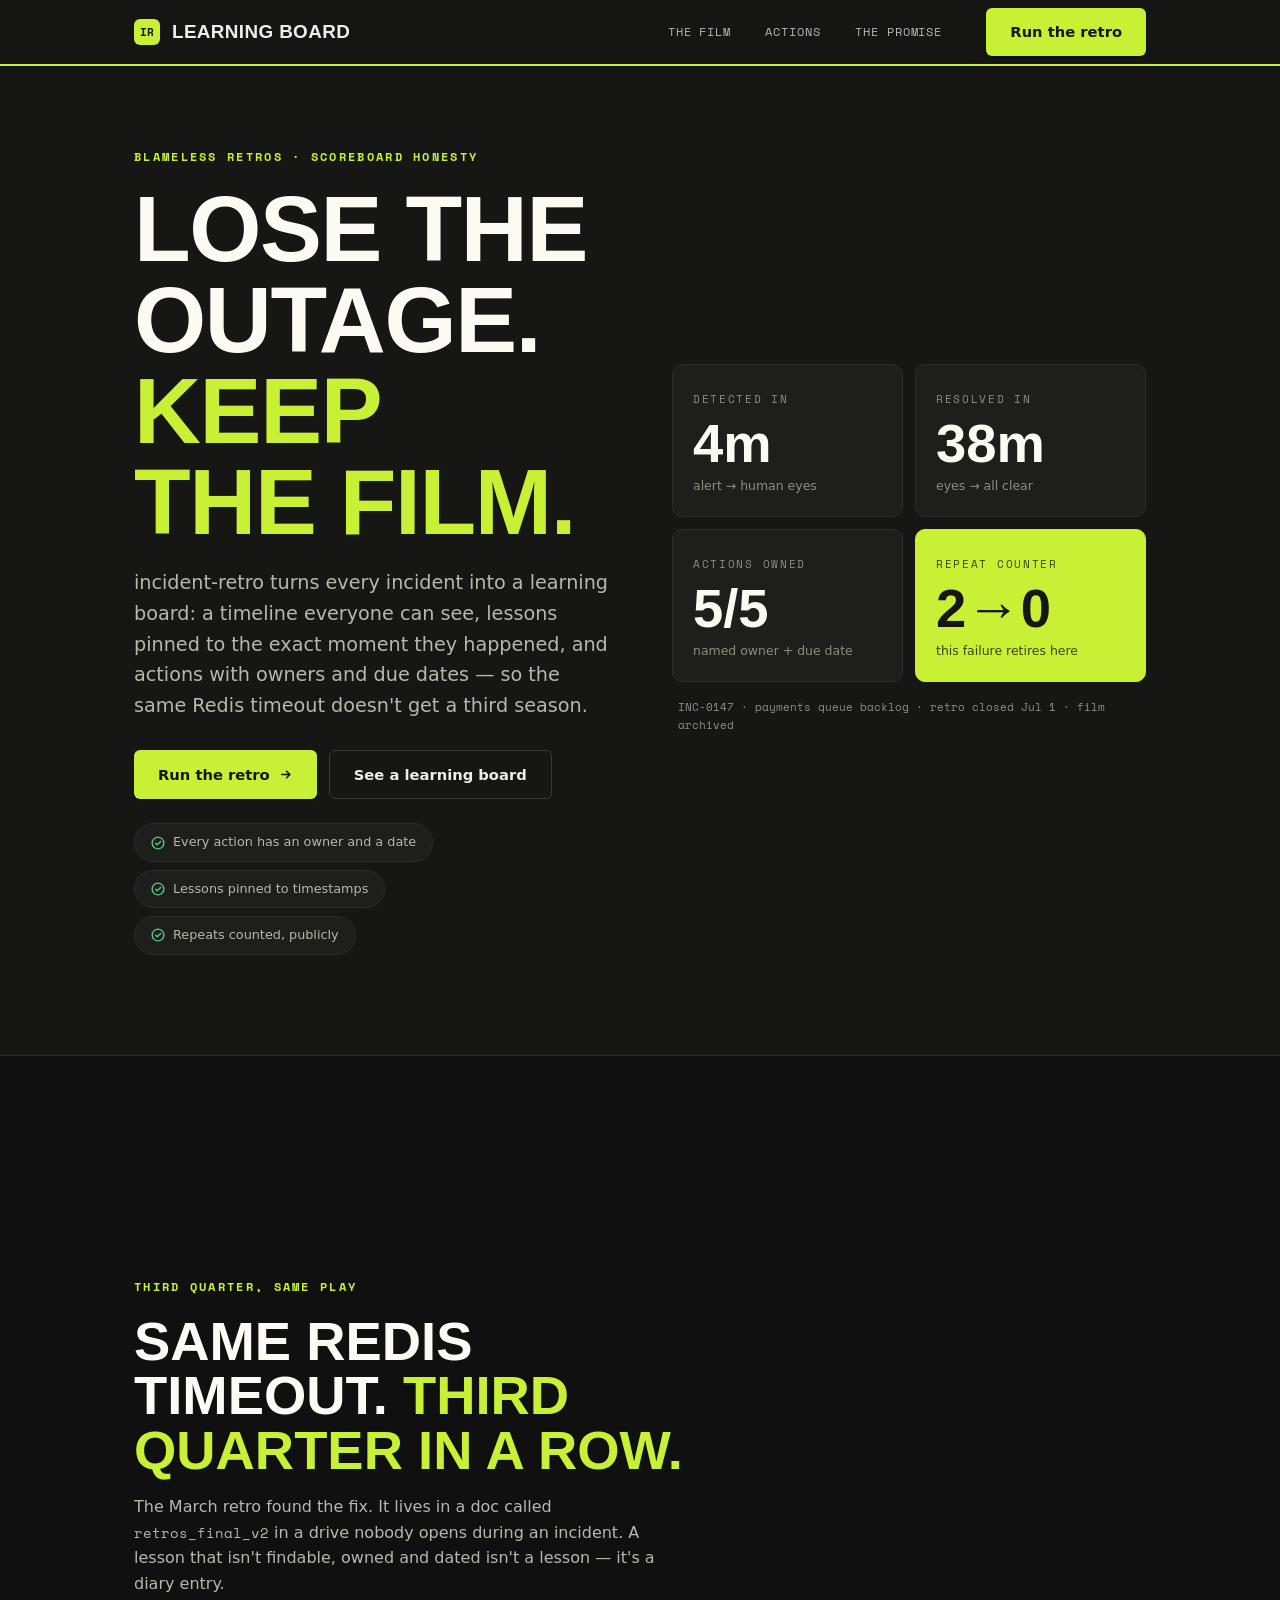
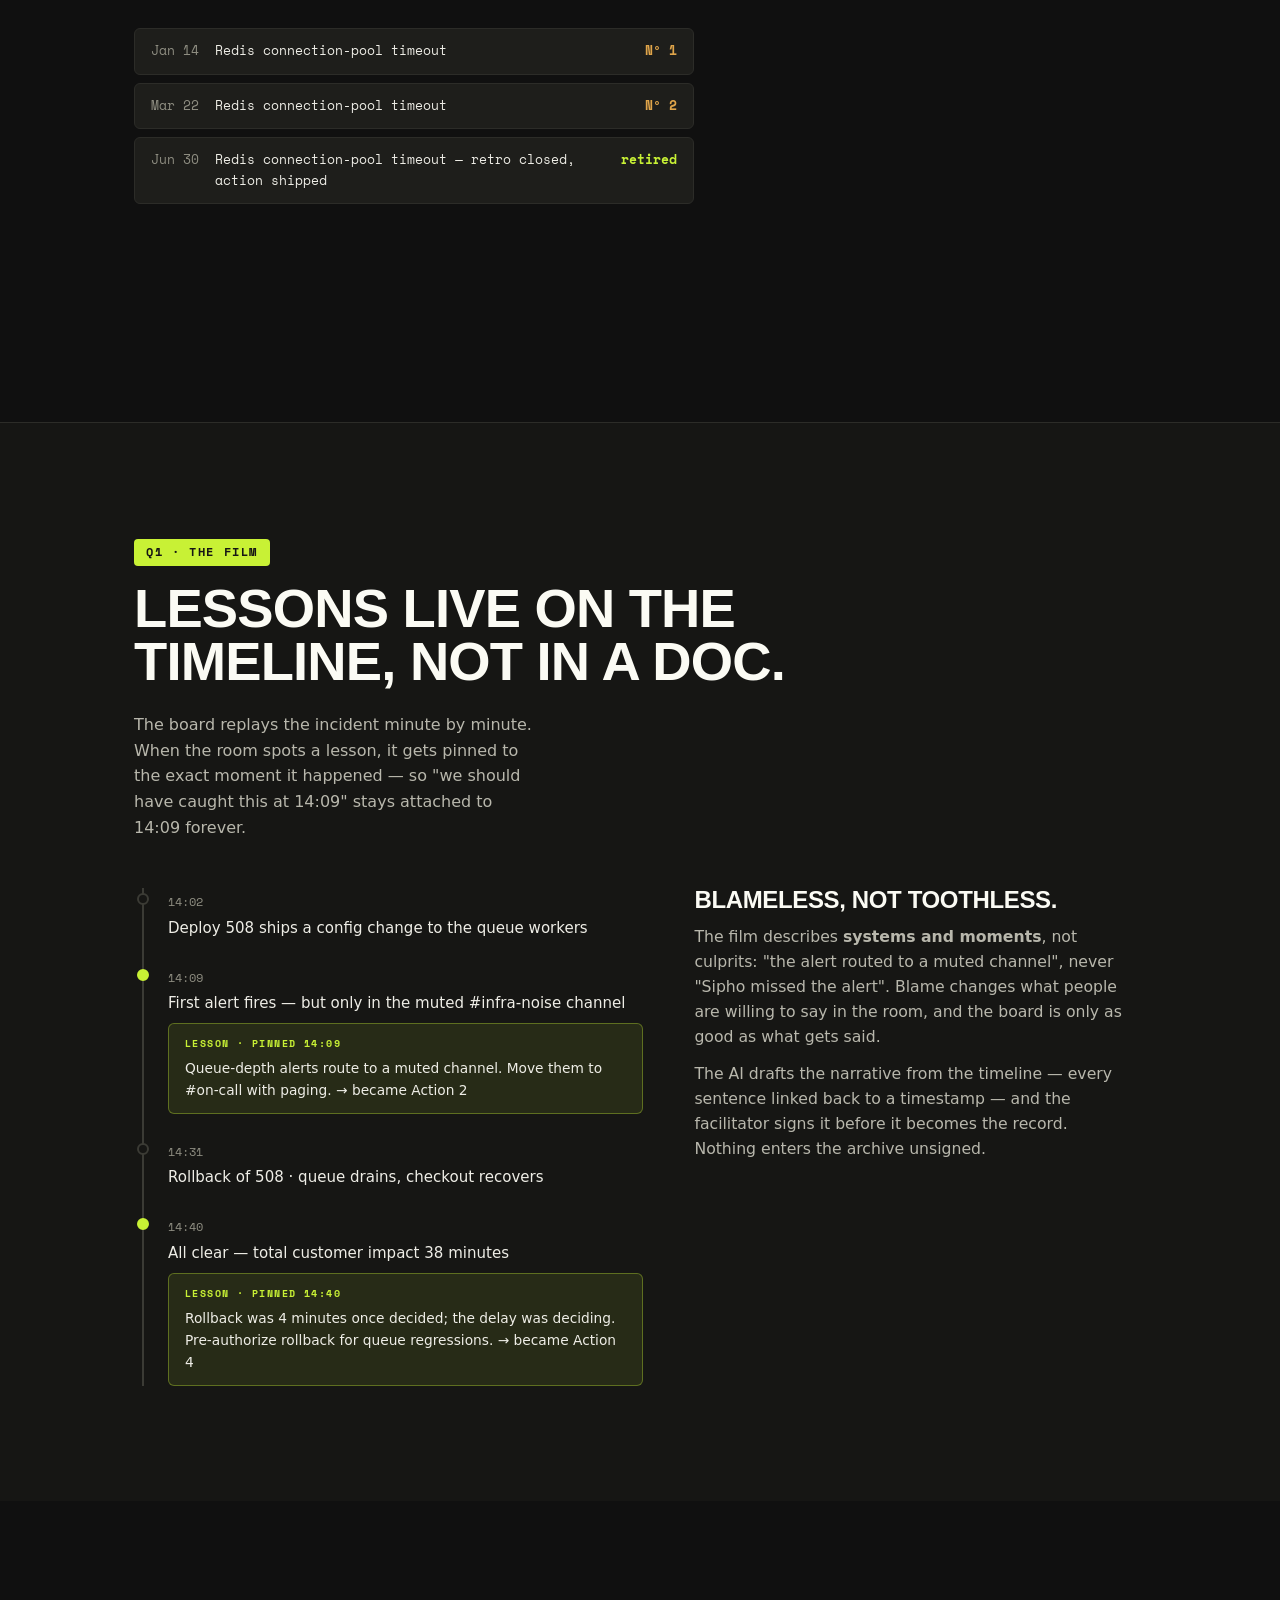
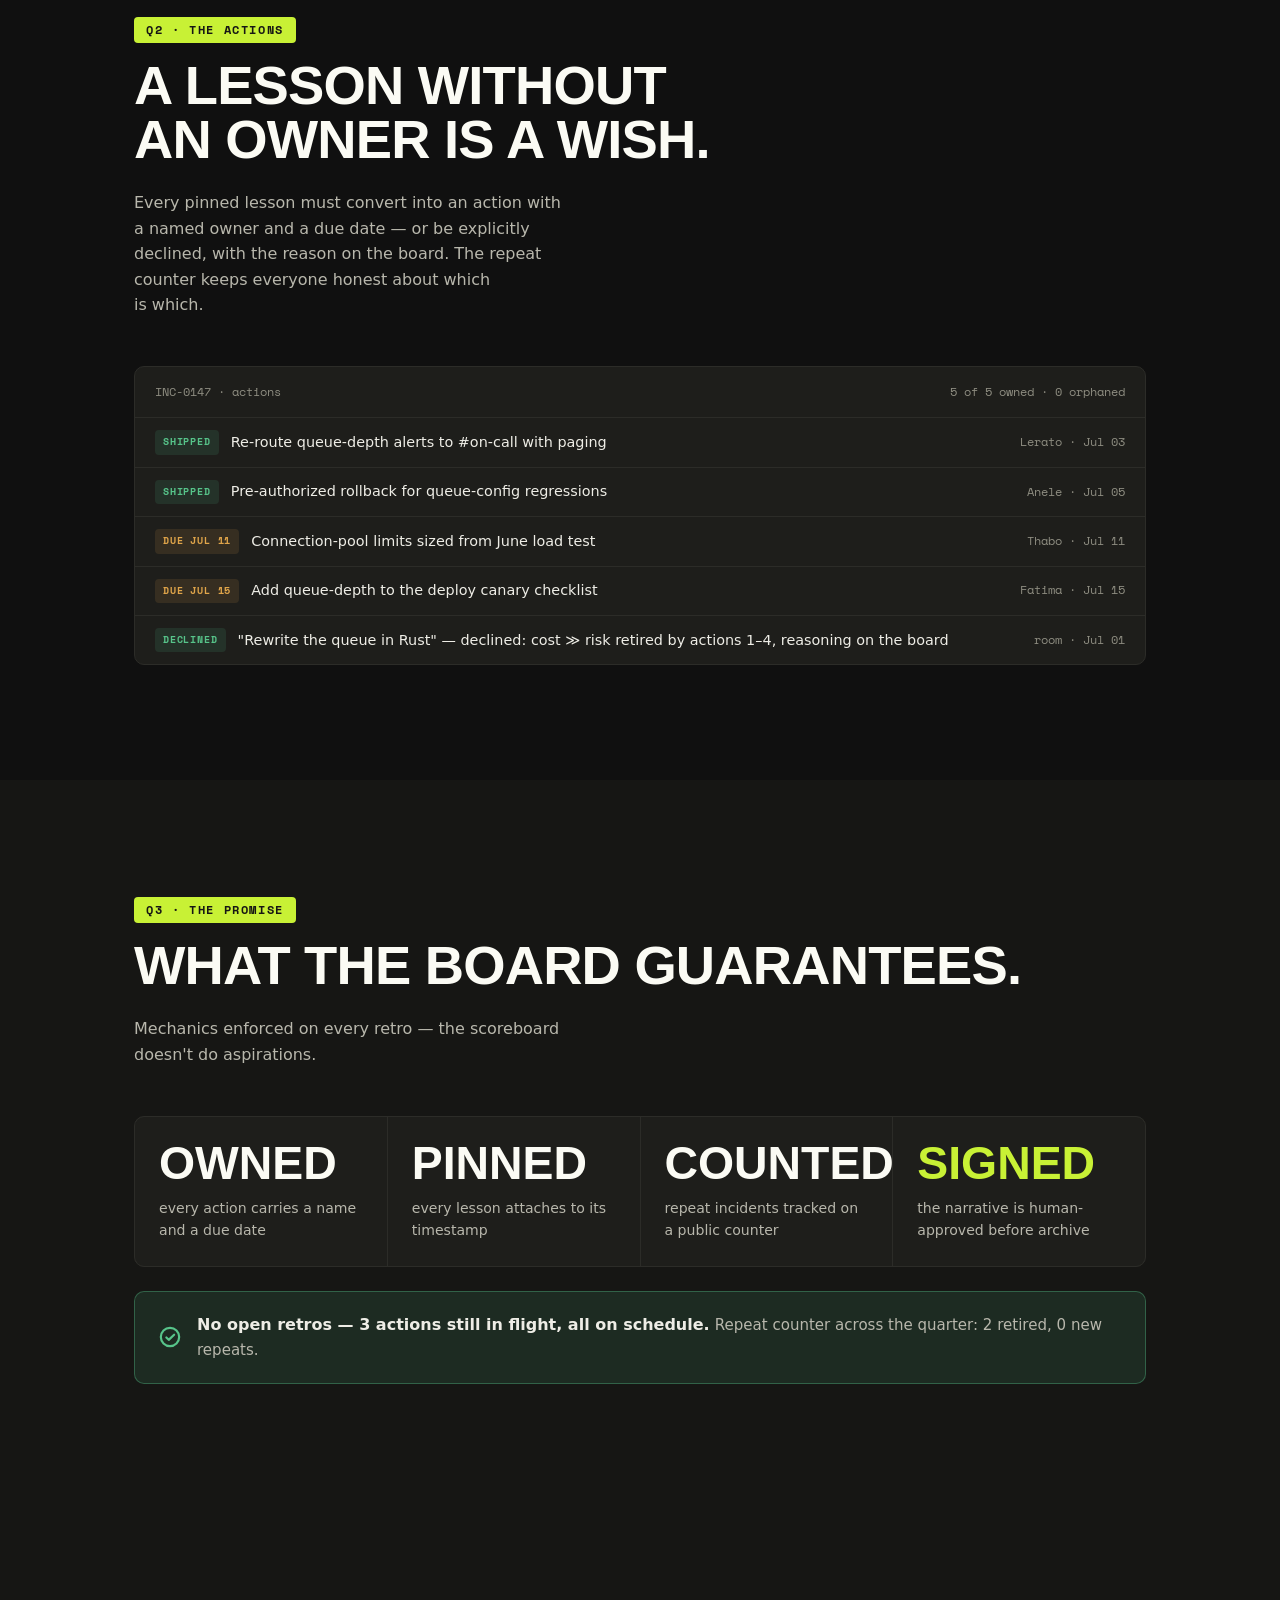
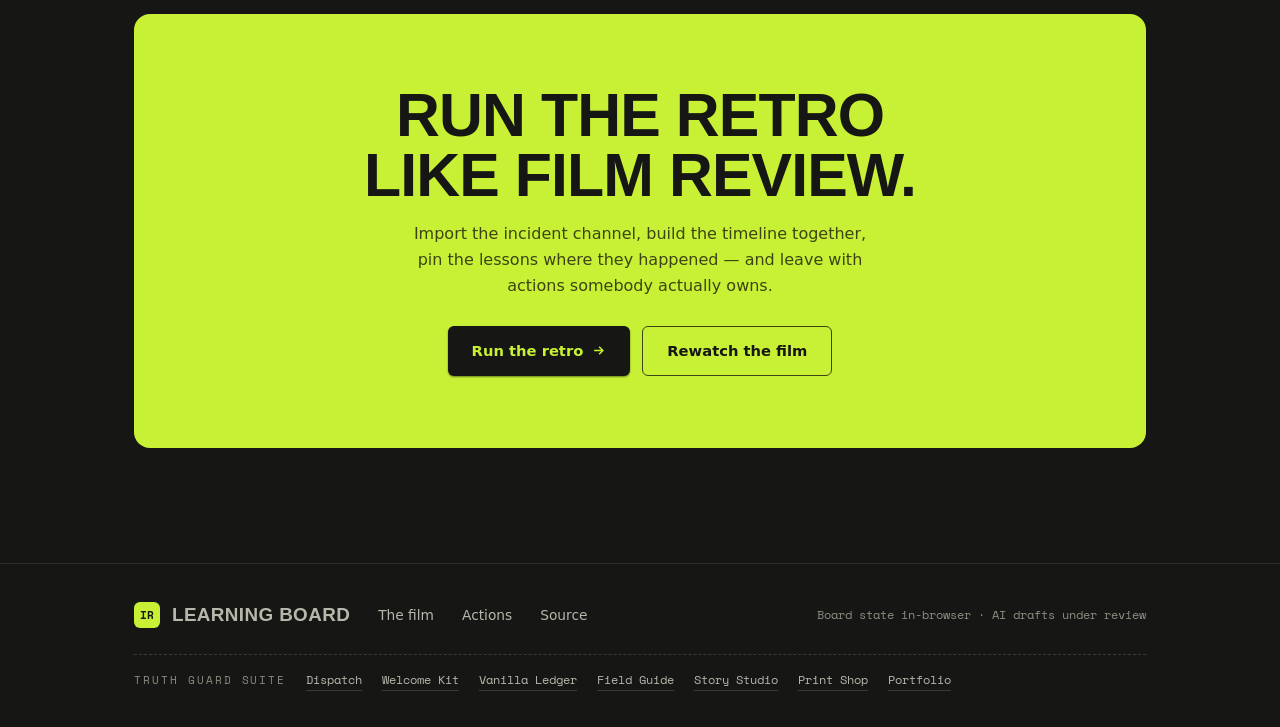
<file: docs/landing.html>
<!DOCTYPE html>
<html lang="en">
<head>
<meta charset="UTF-8">
<meta name="viewport" content="width=device-width, initial-scale=1">
<title>incident-retro — lose the outage, keep the film</title>
<meta name="description" content="incident-retro turns every incident into a learning board: a timeline everyone can see, lessons pinned to the exact moment they happened, and actions with owners and due dates — so the same failure doesn't get a third season.">
<meta property="og:title" content="incident-retro — lose the outage, keep the film">
<meta property="og:description" content="Blameless retros with scoreboard honesty: lessons pinned to timestamps, actions with owners and due dates.">
<link rel="icon" href="data:image/svg+xml,%3Csvg xmlns='http://www.w3.org/2000/svg' viewBox='0 0 64 64'%3E%3Crect width='64' height='64' rx='12' fill='%23161614'/%3E%3Crect x='12' y='14' width='40' height='14' rx='4' fill='%23C8F135'/%3E%3Crect x='12' y='34' width='18' height='14' rx='4' fill='%23C8F135' opacity='.4'/%3E%3Crect x='34' y='34' width='18' height='14' rx='4' fill='%23C8F135' opacity='.4'/%3E%3C/svg%3E">
<link rel="preconnect" href="https://fonts.gstatic.com" crossorigin>
<link href="https://api.fontshare.com/v2/css?f[]=cabinet-grotesk@500,700,800&f[]=supreme@400,500&display=swap" rel="stylesheet">
<link href="https://fonts.googleapis.com/css2?family=Space+Mono:ital,wght@0,400;0,700;1,400&display=swap" rel="stylesheet">
<style>
@layer reset, tokens, base, components, utilities;
@layer reset {
  *,*::before,*::after{box-sizing:border-box;margin:0;padding:0;min-width:0}
  html{-webkit-text-size-adjust:100%}
  body{line-height:1.6;-webkit-font-smoothing:antialiased;overflow-x:clip}
  img,svg{display:block;max-width:100%}
  a{color:inherit;text-decoration:none}
  button{font:inherit;color:inherit;background:none;border:none;cursor:pointer}
  :focus:not(:focus-visible){outline:none}
  :focus-visible{outline:2px solid var(--focus);outline-offset:2px;border-radius:4px}
  ::selection{background:var(--lime);color:var(--on-lime)}
  @media (prefers-reduced-motion:no-preference){html{scroll-behavior:smooth}}
}
@layer tokens {
  :root{
    color-scheme:dark;
    --bg:#161614; --bg-2:#101010; --card:#1E1E1B; --card-2:#242420;
    --ink:#EEEDE6; --soft:#B8B7AC; --mute:#8E8D81;
    --line:#2C2C28; --line-strong:#3B3B35;
    --lime:#C8F135; --lime-text:#C8F135; --on-lime:#161614; --lime-tint:#C8F13519;
    --ok:#57C48A; --ok-tint:#57C48A1F;
    --warn:#E0A54A; --warn-tint:#E0A54A1F;
    --focus:#C8F135;
    --sh-1:0 1px 2px #0007;
    --sh-2:0 12px 34px #0009;
    --r-sm:6px; --r-md:10px; --r-lg:16px;
    --e-micro:cubic-bezier(.2,0,0,1); --e-ui:cubic-bezier(.32,.72,0,1);
    --e-large:cubic-bezier(.05,.7,.1,1);
    --max:1140px;
  }
}
@layer base {
  body{background:var(--bg);color:var(--ink);font-family:"Supreme","Figtree",system-ui,sans-serif}
  h1,h2,h3{font-family:"Cabinet Grotesk","Supreme",sans-serif;font-weight:800;line-height:.98;
    letter-spacing:-.015em;text-wrap:balance;text-transform:uppercase}
  p{text-wrap:pretty}
  .mono{font-family:"Space Mono",ui-monospace,monospace;font-variant-numeric:tabular-nums}
  .wrap{max-width:var(--max);margin-inline:auto;padding-inline:clamp(20px,6vw,64px)}
  section{padding-block:clamp(56px,9vw,116px)}
  .kicker{font-family:"Space Mono",monospace;font-size:.72rem;letter-spacing:.2em;
    text-transform:uppercase;color:var(--lime-text);font-weight:700}
}
@layer components {
  .skip{position:absolute;left:-9999px;top:0;z-index:100;background:var(--lime);
    color:var(--on-lime);padding:12px 16px;border-radius:0 0 8px 0;font-weight:700}
  .skip:focus{left:0}
  /* nav — the dock */
  .nav{position:sticky;top:0;z-index:50;background:color-mix(in oklab,var(--bg) 90%,transparent);
    backdrop-filter:blur(10px);border-bottom:2px solid var(--lime)}
  .nav .row{display:flex;align-items:center;gap:16px;height:64px}
  .brand{display:flex;align-items:center;gap:12px;font-family:"Cabinet Grotesk",sans-serif;
    font-weight:800;font-size:1.18rem;text-transform:uppercase;letter-spacing:.02em;flex:none}
  .bmark{width:26px;height:26px;border-radius:6px;background:var(--lime);flex:none;
    display:grid;place-items:center;font-family:"Space Mono",monospace;font-weight:700;
    font-size:.7rem;color:var(--on-lime)}
  .nav .links{display:flex;gap:2px;margin-left:auto}
  .nav .links a{font-family:"Space Mono",monospace;font-size:.74rem;text-transform:uppercase;
    letter-spacing:.08em;color:var(--soft);padding:8px 16px;border-radius:var(--r-sm);
    transition:all .15s var(--e-micro)}
  .nav .links a:hover{color:var(--on-lime);background:var(--lime)}
  .btn{display:inline-flex;align-items:center;gap:8px;font-weight:700;font-size:.92rem;
    padding:12px 24px;border-radius:var(--r-sm);transition:transform .13s var(--e-micro),box-shadow .2s var(--e-ui)}
  .btn-primary{background:var(--lime);color:var(--on-lime);box-shadow:var(--sh-1)}
  .btn-primary:hover{transform:translateY(-2px);box-shadow:0 8px 26px #c8f1352b,var(--sh-1)}
  .btn-primary:active{transform:scale(.98)}
  .btn-ghost{border:1.5px solid var(--line-strong);color:var(--ink)}
  .btn-ghost:hover{border-color:var(--soft);transform:translateY(-1px)}
  .btn svg{width:15px;height:15px;stroke:currentColor;stroke-width:2.4;fill:none;transition:transform .15s var(--e-micro)}
  .btn:hover svg{transform:translateX(3px)}
  /* hero — scoreboard first */
  .hero{padding-top:clamp(44px,6vw,84px);padding-bottom:clamp(48px,8vw,100px)}
  .hero-grid{display:grid;grid-template-columns:1fr 1fr;gap:clamp(32px,5vw,64px);align-items:center}
  .hero h1{font-size:clamp(2.9rem,7.4vw,5.8rem);color:#FBFBF4}
  .hero h1 em{font-style:normal;color:var(--lime)}
  .lede{font-size:clamp(1.04rem,1.6vw,1.2rem);color:var(--soft);max-width:46ch;margin-top:20px}
  .cta-row{display:flex;flex-wrap:wrap;gap:12px;margin-top:28px}
  .chips{display:flex;flex-wrap:wrap;gap:8px;margin-top:24px}
  .chip{display:inline-flex;align-items:center;gap:8px;font-size:.8rem;font-weight:500;
    color:var(--soft);background:var(--card);border:1px solid var(--line);
    padding:8px 16px;border-radius:999px}
  .chip svg{width:14px;height:14px;stroke:var(--ok);stroke-width:2.4;fill:none;flex:none;
    stroke-linecap:round;stroke-linejoin:round}
  /* scoreboard */
  .board{display:grid;grid-template-columns:1fr 1fr;gap:12px}
  .tile{background:var(--card);border:1px solid var(--line);border-radius:var(--r-md);
    padding:20px;position:relative}
  .tile.hot{background:var(--lime);border-color:var(--lime);color:var(--on-lime)}
  .tile .lbl{font-family:"Space Mono",monospace;font-size:.66rem;letter-spacing:.16em;
    text-transform:uppercase;color:var(--mute)}
  .tile.hot .lbl{color:#3D4413}
  .tile .val{font-family:"Cabinet Grotesk",sans-serif;font-weight:800;
    font-size:clamp(2.2rem,5vw,3.4rem);line-height:.95;margin-top:8px;color:#FBFBF4;
    font-variant-numeric:tabular-nums}
  .tile.hot .val{color:var(--on-lime)}
  .tile .sub{font-size:.78rem;color:var(--mute);margin-top:6px}
  .tile.hot .sub{color:#3D4413;font-weight:500}
  .board-note{grid-column:1/-1;font-family:"Space Mono",monospace;font-size:.7rem;
    color:var(--mute);padding:4px 6px 0}
  /* sections */
  .sec-head{display:flex;align-items:flex-end;justify-content:space-between;gap:24px;
    flex-wrap:wrap;margin-bottom:clamp(28px,4vw,48px)}
  .sec-head h2{font-size:clamp(2rem,4.4vw,3.4rem);color:#FBFBF4}
  .qtr{font-family:"Space Mono",monospace;font-size:.72rem;color:var(--on-lime);
    letter-spacing:.14em;display:inline-block;background:var(--lime);
    padding:4px 12px;border-radius:4px;margin-bottom:16px;font-weight:700}
  .sec-head p{color:var(--soft);max-width:42ch}
  /* tension */
  .tension{background:var(--bg-2);border-block:1px solid var(--line)}
  .tension .big{font-family:"Cabinet Grotesk",sans-serif;font-weight:800;text-transform:uppercase;
    font-size:clamp(1.9rem,4.6vw,3.4rem);line-height:1;max-width:20ch;color:#FBFBF4}
  .tension .big u{text-decoration:none;color:var(--lime)}
  .tension .sub{color:var(--soft);max-width:54ch;margin-top:16px}
  .repeat{margin-top:32px;display:grid;gap:8px;max-width:560px}
  .rp{display:flex;align-items:baseline;gap:16px;background:var(--card);border:1px solid var(--line);
    border-radius:var(--r-sm);padding:12px 16px;font-family:"Space Mono",monospace;font-size:.8rem}
  .rp .d{color:var(--mute);flex:none}
  .rp .t{color:var(--ink)}
  .rp .n{margin-left:auto;color:var(--warn);flex:none;font-weight:700}
  .rp:last-child .n{color:var(--lime)}
  /* timeline + lessons */
  .prov-grid{display:grid;grid-template-columns:1.06fr .94fr;gap:clamp(28px,4vw,52px);align-items:start}
  .tl{list-style:none;border-left:2px solid var(--line-strong);margin-left:8px;display:grid}
  .tl li{position:relative;padding:0 0 24px 24px}
  .tl li:last-child{padding-bottom:0}
  .tl li::before{content:"";position:absolute;left:-7px;top:5px;width:12px;height:12px;
    border-radius:50%;background:var(--bg);border:2px solid var(--line-strong)}
  .tl li.pin::before{border-color:var(--lime);background:var(--lime)}
  .tl .ts{font-family:"Space Mono",monospace;font-size:.72rem;color:var(--mute)}
  .tl .ev{font-size:.94rem;color:var(--ink);margin-top:2px}
  .lesson{margin-top:8px;background:var(--lime-tint);border:1px solid color-mix(in oklab,var(--lime) 34%,transparent);
    border-radius:var(--r-sm);padding:12px 16px;font-size:.86rem;color:var(--ink)}
  .lesson .lt{font-family:"Space Mono",monospace;font-size:.64rem;letter-spacing:.14em;
    color:var(--lime-text);display:block;margin-bottom:4px;font-weight:700}
  .aside h3{font-family:"Cabinet Grotesk",sans-serif;font-size:1.5rem;margin-bottom:12px;
    color:#FBFBF4;text-transform:uppercase}
  .aside p{color:var(--soft);font-size:.98rem;max-width:44ch}
  .aside p+p{margin-top:12px}
  /* actions */
  .acts{background:var(--card);border:1px solid var(--line);border-radius:var(--r-md);overflow:hidden}
  .acts .ah{display:flex;flex-wrap:wrap;justify-content:space-between;gap:8px;padding:16px 20px;
    border-bottom:1px solid var(--line);font-family:"Space Mono",monospace;font-size:.72rem;color:var(--mute)}
  .act{display:grid;grid-template-columns:auto 1fr auto;gap:12px;align-items:center;
    padding:12px 20px;border-bottom:1px solid var(--line)}
  .act:last-child{border-bottom:none}
  .act .st{font-family:"Space Mono",monospace;font-size:.64rem;font-weight:700;letter-spacing:.08em;
    padding:4px 8px;border-radius:4px;white-space:nowrap}
  .act .st.done{background:var(--ok-tint);color:var(--ok)}
  .act .st.due{background:var(--warn-tint);color:var(--warn)}
  .act .t{font-size:.9rem;color:var(--ink)}
  .act .o{font-family:"Space Mono",monospace;font-size:.72rem;color:var(--mute);white-space:nowrap}
  /* vitals */
  .vitals{display:grid;grid-template-columns:repeat(4,1fr);gap:1px;background:var(--line);
    border:1px solid var(--line);border-radius:var(--r-md);overflow:hidden}
  .vital{background:var(--card);padding:24px 24px}
  .vital .n{font-family:"Cabinet Grotesk",sans-serif;font-weight:800;text-transform:uppercase;
    font-size:clamp(1.9rem,4vw,2.9rem);line-height:.95;color:#FBFBF4}
  .vital .n em{font-style:normal;color:var(--lime)}
  .vital .c{font-size:.88rem;color:var(--soft);margin-top:12px}
  .quiet{margin-top:24px;display:flex;align-items:center;gap:16px;background:var(--ok-tint);
    border:1px solid color-mix(in oklab,var(--ok) 36%,transparent);border-radius:var(--r-md);padding:20px 24px}
  .quiet svg{width:22px;height:22px;stroke:var(--ok);stroke-width:2.4;fill:none;flex:none;
    stroke-linecap:round;stroke-linejoin:round}
  .quiet b{color:var(--ink)} .quiet span{color:var(--soft);font-size:.94rem}
  /* CTA */
  .band{background:var(--lime);color:var(--on-lime);border-radius:var(--r-lg);text-align:center;
    padding:clamp(40px,6vw,72px) clamp(28px,5vw,64px);position:relative;overflow:hidden}
  .band h2{font-size:clamp(2.1rem,4.8vw,3.8rem);color:var(--on-lime)}
  .band p{color:#3D4413;max-width:46ch;margin:16px auto 0;font-weight:500}
  .band .cta-row{justify-content:center}
  .band .btn-primary{background:var(--on-lime);color:var(--lime)}
  .band .btn-ghost{border-color:#3D4413;color:var(--on-lime)}
  .band .btn-ghost:hover{background:var(--on-lime);color:var(--lime);border-color:var(--on-lime)}
  footer{border-top:1px solid var(--line);padding-block:36px;color:var(--mute);font-size:.86rem}
  footer .row{display:flex;flex-wrap:wrap;gap:16px 28px;align-items:center}
  footer a{color:var(--soft)} footer a:hover{color:var(--ink)}
  footer .sp{margin-left:auto}
  .suite{border-top:1px dashed var(--line-strong);margin-top:24px;padding-top:16px;
    display:flex;flex-wrap:wrap;align-items:baseline;gap:8px 20px}
  .suite .sl{font-family:"Space Mono",monospace;font-size:.68rem;letter-spacing:.18em;
    color:var(--mute);text-transform:uppercase;flex:none}
  .suite a{font-family:"Space Mono",monospace;font-size:.74rem;color:var(--soft);
    border-bottom:1px solid var(--line-strong)}
  .suite a:hover{color:var(--lime-text);border-color:var(--lime-text)}
  .reveal{opacity:0;transform:translateY(18px);transition:opacity .6s var(--e-large),transform .6s var(--e-large)}
  .reveal.in{opacity:1;transform:none}
}
@layer utilities {
  @media (max-width:940px){
    .hero-grid,.prov-grid{grid-template-columns:1fr}
    .hero-visual{order:-1;max-width:560px}
    .vitals{grid-template-columns:repeat(2,1fr)}
  }
  @media (max-width:560px){
    input,select,textarea{font-size:16px}
    .nav .links{display:none}
    .act{grid-template-columns:auto 1fr}
    .act .o{grid-column:2;justify-self:start}
  }
  @media (max-width:400px){ .brand .bt{display:none} }
  @media (prefers-reduced-motion:reduce){
    *,*::before,*::after{animation-duration:.01ms!important;animation-iteration-count:1!important;
      transition-duration:.01ms!important}
    .reveal{opacity:1;transform:none}
  }
}
</style>
</head>
<body>
<a class="skip" href="#top">Skip to content</a>

<header class="nav">
  <div class="wrap row">
    <a class="brand" href="#top" aria-label="incident-retro home">
      <span class="bmark" aria-hidden="true">IR</span><span class="bt">Learning&nbsp;Board</span>
    </a>
    <nav class="links" aria-label="Primary">
      <a href="#film">The film</a>
      <a href="#actions">Actions</a>
      <a href="#promise">The promise</a>
    </nav>
    <a class="btn btn-primary" href="#start" style="margin-left:12px">Run the retro</a>
  </div>
</header>

<main id="top">

<section class="hero" aria-labelledby="h1">
  <div class="wrap hero-grid">
    <div class="reveal">
      <span class="kicker">Blameless retros · scoreboard honesty</span>
      <h1 id="h1" style="margin-top:16px">Lose the outage. <em>Keep the film.</em></h1>
      <p class="lede">incident-retro turns every incident into a learning board: a timeline everyone can see, lessons pinned to the exact moment they happened, and actions with owners and due dates — so the same Redis timeout doesn't get a third season.</p>
      <div class="cta-row">
        <a class="btn btn-primary" href="#start">Run the retro
          <svg viewBox="0 0 24 24" aria-hidden="true"><path d="M5 12h14M13 6l6 6-6 6"/></svg></a>
        <a class="btn btn-ghost" href="#film">See a learning board</a>
      </div>
      <div class="chips" aria-label="What incident-retro guarantees">
        <span class="chip"><svg viewBox="0 0 24 24" aria-hidden="true"><circle cx="12" cy="12" r="10"/><path d="M8 12.5l2.6 2.6L16.5 9.5"/></svg>Every action has an owner and a date</span>
        <span class="chip"><svg viewBox="0 0 24 24" aria-hidden="true"><circle cx="12" cy="12" r="10"/><path d="M8 12.5l2.6 2.6L16.5 9.5"/></svg>Lessons pinned to timestamps</span>
        <span class="chip"><svg viewBox="0 0 24 24" aria-hidden="true"><circle cx="12" cy="12" r="10"/><path d="M8 12.5l2.6 2.6L16.5 9.5"/></svg>Repeats counted, publicly</span>
      </div>
    </div>

    <div class="hero-visual reveal" role="img" aria-label="A retro scoreboard: detected in 4 minutes, resolved in 38, all five actions owned, and the repeat counter driven to zero">
      <div class="board">
        <div class="tile"><span class="lbl">Detected in</span><div class="val mono"><span data-count="4">0</span>m</div><div class="sub">alert → human eyes</div></div>
        <div class="tile"><span class="lbl">Resolved in</span><div class="val mono"><span data-count="38">0</span>m</div><div class="sub">eyes → all clear</div></div>
        <div class="tile"><span class="lbl">Actions owned</span><div class="val mono"><span data-count="5">0</span>/5</div><div class="sub">named owner + due date</div></div>
        <div class="tile hot"><span class="lbl">Repeat counter</span><div class="val mono">2→<span data-count="0">0</span></div><div class="sub">this failure retires here</div></div>
        <div class="board-note">INC-0147 · payments queue backlog · retro closed Jul 1 · film archived</div>
      </div>
    </div>
  </div>
</section>

<section class="tension" aria-labelledby="tz">
  <div class="wrap" style="padding-block:clamp(56px,8vw,104px)">
    <span class="kicker">Third quarter, same play</span>
    <p class="big" id="tz" style="margin-top:16px">Same Redis timeout. <u>Third quarter in a row.</u></p>
    <p class="sub">The March retro found the fix. It lives in a doc called <span class="mono" style="font-size:.85em">retros_final_v2</span> in a drive nobody opens during an incident. A lesson that isn't findable, owned and dated isn't a lesson — it's a diary entry.</p>
    <div class="repeat" role="img" aria-label="The same Redis timeout incident recurring in January, March and June, until the June retro retires it">
      <div class="rp"><span class="d">Jan 14</span><span class="t">Redis connection-pool timeout</span><span class="n">Nº 1</span></div>
      <div class="rp"><span class="d">Mar 22</span><span class="t">Redis connection-pool timeout</span><span class="n">Nº 2</span></div>
      <div class="rp"><span class="d">Jun 30</span><span class="t">Redis connection-pool timeout — retro closed, action shipped</span><span class="n">retired</span></div>
    </div>
  </div>
</section>

<section id="film" aria-labelledby="hw">
  <div class="wrap">
    <div class="sec-head reveal">
      <div>
        <span class="qtr">Q1 · THE FILM</span>
        <h2 id="hw">Lessons live on the timeline, not in a doc.</h2>
      </div>
      <p>The board replays the incident minute by minute. When the room spots a lesson, it gets pinned to the exact moment it happened — so "we should have caught this at 14:09" stays attached to 14:09 forever.</p>
    </div>
    <div class="prov-grid">
      <div class="reveal">
        <ol class="tl">
          <li><span class="ts mono">14:02</span><div class="ev">Deploy 508 ships a config change to the queue workers</div></li>
          <li class="pin"><span class="ts mono">14:09</span><div class="ev">First alert fires — but only in the muted #infra-noise channel</div>
            <div class="lesson"><span class="lt">LESSON · PINNED 14:09</span>Queue-depth alerts route to a muted channel. Move them to #on-call with paging. → became Action 2</div></li>
          <li><span class="ts mono">14:31</span><div class="ev">Rollback of 508 · queue drains, checkout recovers</div></li>
          <li class="pin"><span class="ts mono">14:40</span><div class="ev">All clear — total customer impact 38 minutes</div>
            <div class="lesson"><span class="lt">LESSON · PINNED 14:40</span>Rollback was 4 minutes once decided; the delay was deciding. Pre-authorize rollback for queue regressions. → became Action 4</div></li>
        </ol>
      </div>
      <div class="aside reveal">
        <h3>Blameless, not toothless.</h3>
        <p>The film describes <b>systems and moments</b>, not culprits: "the alert routed to a muted channel", never "Sipho missed the alert". Blame changes what people are willing to say in the room, and the board is only as good as what gets said.</p>
        <p>The AI drafts the narrative from the timeline — every sentence linked back to a timestamp — and the facilitator signs it before it becomes the record. Nothing enters the archive unsigned.</p>
      </div>
    </div>
  </div>
</section>

<section id="actions" style="background:var(--bg-2)" aria-labelledby="pv">
  <div class="wrap">
    <div class="sec-head reveal">
      <div>
        <span class="qtr">Q2 · THE ACTIONS</span>
        <h2 id="pv">A lesson without an owner is a wish.</h2>
      </div>
      <p>Every pinned lesson must convert into an action with a named owner and a due date — or be explicitly declined, with the reason on the board. The repeat counter keeps everyone honest about which is which.</p>
    </div>
    <div class="acts reveal" role="img" aria-label="The action list from the retro: five actions, each with a status, an owner and a due date">
      <div class="ah"><span>INC-0147 · actions</span><span>5 of 5 owned · 0 orphaned</span></div>
      <div class="act"><span class="st done">SHIPPED</span><span class="t">Re-route queue-depth alerts to #on-call with paging</span><span class="o">Lerato · Jul 03</span></div>
      <div class="act"><span class="st done">SHIPPED</span><span class="t">Pre-authorized rollback for queue-config regressions</span><span class="o">Anele · Jul 05</span></div>
      <div class="act"><span class="st due">DUE JUL 11</span><span class="t">Connection-pool limits sized from June load test</span><span class="o">Thabo · Jul 11</span></div>
      <div class="act"><span class="st due">DUE JUL 15</span><span class="t">Add queue-depth to the deploy canary checklist</span><span class="o">Fatima · Jul 15</span></div>
      <div class="act"><span class="st done">DECLINED</span><span class="t">"Rewrite the queue in Rust" — declined: cost ≫ risk retired by actions 1–4, reasoning on the board</span><span class="o">room · Jul 01</span></div>
    </div>
  </div>
</section>

<section id="promise" aria-labelledby="vs">
  <div class="wrap">
    <div class="sec-head reveal">
      <div><span class="qtr">Q3 · THE PROMISE</span><h2 id="vs">What the board guarantees.</h2></div>
      <p>Mechanics enforced on every retro — the scoreboard doesn't do aspirations.</p>
    </div>
    <div class="vitals reveal">
      <div class="vital"><div class="n">Owned</div><div class="c">every action carries a name and a due date</div></div>
      <div class="vital"><div class="n">Pinned</div><div class="c">every lesson attaches to its timestamp</div></div>
      <div class="vital"><div class="n">Counted</div><div class="c">repeat incidents tracked on a public counter</div></div>
      <div class="vital"><div class="n"><em>Signed</em></div><div class="c">the narrative is human-approved before archive</div></div>
    </div>
    <div class="quiet reveal" role="status">
      <svg viewBox="0 0 24 24" aria-hidden="true"><circle cx="12" cy="12" r="10"/><path d="M8 12.5l2.6 2.6L16.5 9.5"/></svg>
      <div><b>No open retros — 3 actions still in flight, all on schedule.</b> <span>Repeat counter across the quarter: 2 retired, 0 new repeats.</span></div>
    </div>
  </div>
</section>

<section id="start" aria-labelledby="ct">
  <div class="wrap">
    <div class="band reveal">
      <h2 id="ct">Run the retro like film review.</h2>
      <p>Import the incident channel, build the timeline together, pin the lessons where they happened — and leave with actions somebody actually owns.</p>
      <div class="cta-row">
        <a class="btn btn-primary" href="https://github.com/Kabelo-Theko/incident-retro" target="_blank" rel="noopener noreferrer">Run the retro
          <svg viewBox="0 0 24 24" aria-hidden="true"><path d="M5 12h14M13 6l6 6-6 6"/></svg></a>
        <a class="btn btn-ghost" href="#film">Rewatch the film</a>
      </div>
    </div>
  </div>
</section>

</main>

<footer>
  <div class="wrap">
    <div class="row">
      <a class="brand" href="#top" aria-label="incident-retro"><span class="bmark" aria-hidden="true">IR</span><span class="bt">Learning&nbsp;Board</span></a>
      <a href="#film">The film</a>
      <a href="#actions">Actions</a>
      <a href="https://github.com/Kabelo-Theko/incident-retro" target="_blank" rel="noopener noreferrer">Source</a>
      <span class="sp mono" style="font-size:.72rem">Board state in-browser · AI drafts under review</span>
    </div>
    <div class="suite">
      <span class="sl">Truth Guard suite</span>
      <a href="https://github.com/Kabelo-Theko/ticket-triage" target="_blank" rel="noopener noreferrer">Dispatch</a>
      <a href="https://github.com/Kabelo-Theko/onboard-kit" target="_blank" rel="noopener noreferrer">Welcome Kit</a>
      <a href="https://github.com/Kabelo-Theko/slo-watch" target="_blank" rel="noopener noreferrer">Vanilla Ledger</a>
      <a href="https://github.com/Kabelo-Theko/net-doctor" target="_blank" rel="noopener noreferrer">Field Guide</a>
      <a href="https://github.com/Kabelo-Theko/requirements-forge" target="_blank" rel="noopener noreferrer">Story Studio</a>
      <a href="https://github.com/Kabelo-Theko/resolve-notes-" target="_blank" rel="noopener noreferrer">Print Shop</a>
      <a href="https://github.com/Kabelo-Theko/kabelo-theko-projects-portfolio" target="_blank" rel="noopener noreferrer">Portfolio</a>
    </div>
  </div>
</footer>

<script>
(function(){
  var rm=window.matchMedia("(prefers-reduced-motion: reduce)").matches;
  function fire(el){
    el.classList.add("in");
    el.querySelectorAll("[data-count]").forEach(function(n){
      var end=parseInt(n.getAttribute("data-count"),10);
      if(rm){n.textContent=end;return;}
      var t0=null;
      function step(ts){if(!t0)t0=ts;var p=Math.min(1,(ts-t0)/800);
        n.textContent=Math.round(p*end);
        if(p<1)requestAnimationFrame(step);}
      requestAnimationFrame(step);
    });
  }
  var els=[].slice.call(document.querySelectorAll(".reveal"));
  if(rm||!("IntersectionObserver"in window)){els.forEach(fire);return;}
  var io=new IntersectionObserver(function(ents){
    ents.forEach(function(e){if(e.isIntersecting){fire(e.target);io.unobserve(e.target);}});
  },{threshold:.12,rootMargin:"-6% 0px"});
  els.forEach(function(el){io.observe(el);});
})();
</script>
</body>
</html>
</file>
